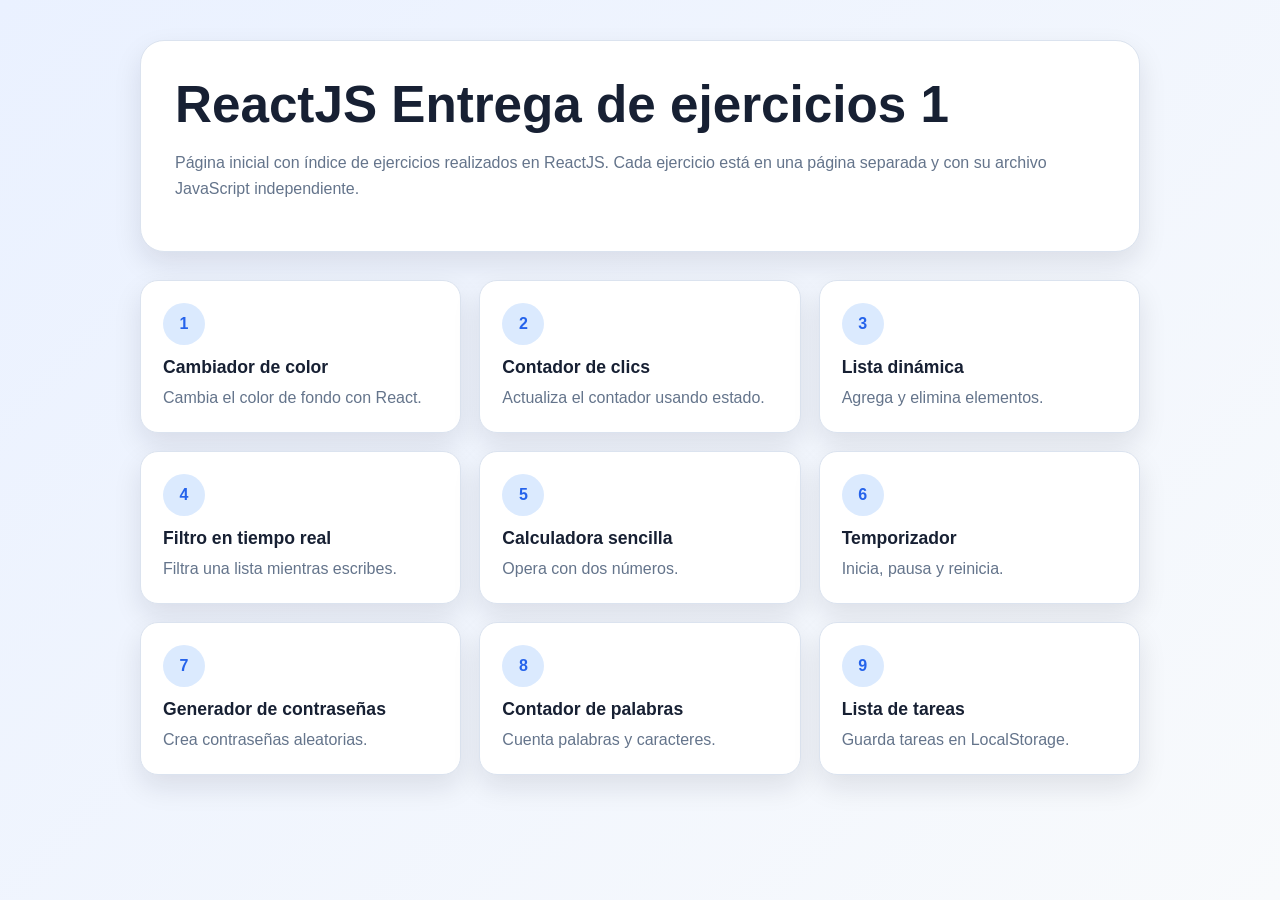
<file: index.html>
<!DOCTYPE html>
<html lang="es">
<head>
  <meta charset="UTF-8">
  <meta name="viewport" content="width=device-width, initial-scale=1.0">
  <title>ReactJS Entrega de ejercicios 1</title>
  <link rel="stylesheet" href="css/styles.css">
</head>
<body>
  <main class="container">
    <section class="hero">
      <h1>ReactJS Entrega de ejercicios 1</h1>
      <p>Página inicial con índice de ejercicios realizados en ReactJS. Cada ejercicio está en una página separada y con su archivo JavaScript independiente.</p>
    </section>

    <section class="grid">
      <a class="card" href="js_ejercicio_1.html"><span>1</span><h2>Cambiador de color</h2><p>Cambia el color de fondo con React.</p></a>
      <a class="card" href="js_ejercicio_2.html"><span>2</span><h2>Contador de clics</h2><p>Actualiza el contador usando estado.</p></a>
      <a class="card" href="js_ejercicio_3.html"><span>3</span><h2>Lista dinámica</h2><p>Agrega y elimina elementos.</p></a>
      <a class="card" href="js_ejercicio_4.html"><span>4</span><h2>Filtro en tiempo real</h2><p>Filtra una lista mientras escribes.</p></a>
      <a class="card" href="js_ejercicio_5.html"><span>5</span><h2>Calculadora sencilla</h2><p>Opera con dos números.</p></a>
      <a class="card" href="js_ejercicio_6.html"><span>6</span><h2>Temporizador</h2><p>Inicia, pausa y reinicia.</p></a>
      <a class="card" href="js_ejercicio_7.html"><span>7</span><h2>Generador de contraseñas</h2><p>Crea contraseñas aleatorias.</p></a>
      <a class="card" href="js_ejercicio_8.html"><span>8</span><h2>Contador de palabras</h2><p>Cuenta palabras y caracteres.</p></a>
      <a class="card" href="js_ejercicio_9.html"><span>9</span><h2>Lista de tareas</h2><p>Guarda tareas en LocalStorage.</p></a>
    </section>
  </main>
</body>
</html>
</file>
<file: css/styles.css>
* {
  box-sizing: border-box;
}

:root {
  --bg: #f5f7fb;
  --card: #ffffff;
  --text: #172033;
  --muted: #64748b;
  --primary: #2563eb;
  --primary-dark: #1d4ed8;
  --border: #dbe3ef;
  --danger: #dc2626;
  --success: #16a34a;
  --shadow: 0 12px 28px rgba(15, 23, 42, 0.10);
}

body {
  margin: 0;
  font-family: Arial, Helvetica, sans-serif;
  background: linear-gradient(135deg, #eaf1ff, #f8fafc);
  color: var(--text);
  min-height: 100vh;
}

.container {
  width: min(1000px, 92%);
  margin: 0 auto;
  padding: 40px 0;
}

.hero,
.exercise-card {
  background: var(--card);
  border: 1px solid var(--border);
  border-radius: 24px;
  box-shadow: var(--shadow);
  padding: 34px;
}

.hero {
  margin-bottom: 28px;
}

.hero h1 {
  margin: 0 0 12px;
  font-size: clamp(2rem, 4vw, 3.2rem);
}

.hero p,
.small-text {
  color: var(--muted);
  line-height: 1.6;
}

.grid {
  display: grid;
  grid-template-columns: repeat(auto-fit, minmax(240px, 1fr));
  gap: 18px;
}

.card {
  display: block;
  text-decoration: none;
  color: inherit;
  background: var(--card);
  border: 1px solid var(--border);
  border-radius: 18px;
  padding: 22px;
  box-shadow: var(--shadow);
  transition: transform 0.2s ease, box-shadow 0.2s ease;
}

.card:hover {
  transform: translateY(-4px);
  box-shadow: 0 18px 38px rgba(15, 23, 42, 0.16);
}

.card span {
  display: inline-flex;
  width: 42px;
  height: 42px;
  align-items: center;
  justify-content: center;
  border-radius: 50%;
  background: #dbeafe;
  color: var(--primary);
  font-weight: 800;
  margin-bottom: 12px;
}

.card h2 {
  font-size: 1.1rem;
  margin: 0 0 8px;
}

.card p {
  color: var(--muted);
  margin: 0;
  line-height: 1.5;
}

.top-link {
  display: inline-block;
  margin-bottom: 20px;
  color: var(--primary);
  text-decoration: none;
  font-weight: 800;
}

.top-link:hover {
  text-decoration: underline;
}

h1 {
  margin-top: 0;
}

label {
  display: block;
  font-weight: 800;
  margin: 14px 0 8px;
}

input,
textarea,
select {
  width: 100%;
  padding: 12px 14px;
  border: 1px solid var(--border);
  border-radius: 12px;
  font-size: 1rem;
  outline: none;
}

textarea {
  min-height: 150px;
  resize: vertical;
}

input:focus,
textarea:focus {
  border-color: var(--primary);
}

button {
  border: none;
  background: var(--primary);
  color: white;
  padding: 12px 18px;
  border-radius: 12px;
  font-weight: 800;
  cursor: pointer;
  margin: 8px 8px 8px 0;
  transition: background 0.2s ease, transform 0.1s ease;
}

button:hover {
  background: var(--primary-dark);
}

button:active {
  transform: scale(0.98);
}

.btn-danger {
  background: var(--danger);
}

.btn-danger:hover {
  background: #b91c1c;
}

.result {
  margin-top: 18px;
  padding: 16px;
  background: #f8fafc;
  border: 1px dashed var(--border);
  border-radius: 14px;
  font-weight: 800;
}

ul {
  padding-left: 0;
  list-style: none;
}

li {
  background: #f8fafc;
  border: 1px solid var(--border);
  border-radius: 12px;
  padding: 12px;
  margin-bottom: 10px;
  display: flex;
  align-items: center;
  justify-content: space-between;
  gap: 12px;
}

.row {
  display: flex;
  gap: 12px;
  flex-wrap: wrap;
  align-items: center;
}

.row input {
  flex: 1;
  min-width: 180px;
}

.error {
  color: var(--danger);
}

.completed {
  text-decoration: line-through;
  color: var(--muted);
}

.checkbox-row {
  display: flex;
  align-items: center;
  gap: 10px;
}

.checkbox-row input {
  width: auto;
}

@media (max-width: 600px) {
  .hero,
  .exercise-card {
    padding: 22px;
  }

  button {
    width: 100%;
  }

  li {
    flex-direction: column;
    align-items: flex-start;
  }
}
</file>
